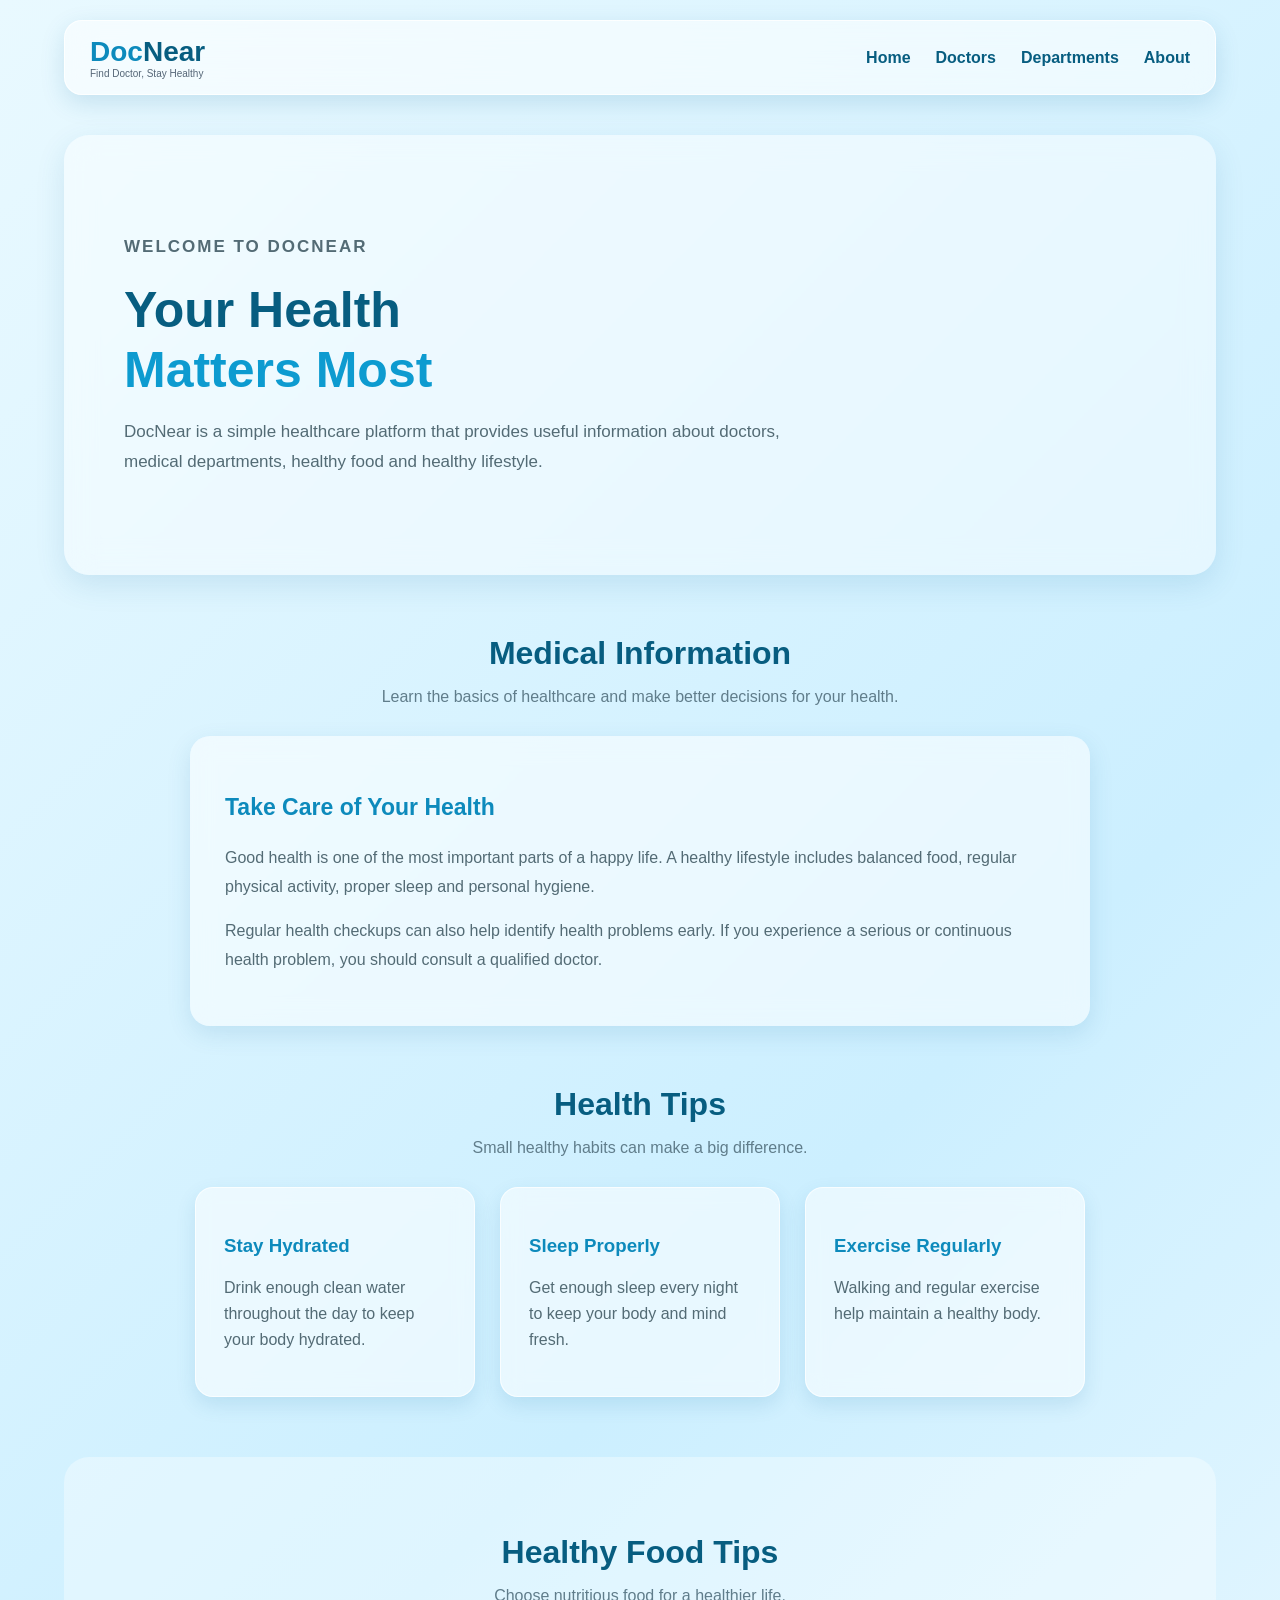
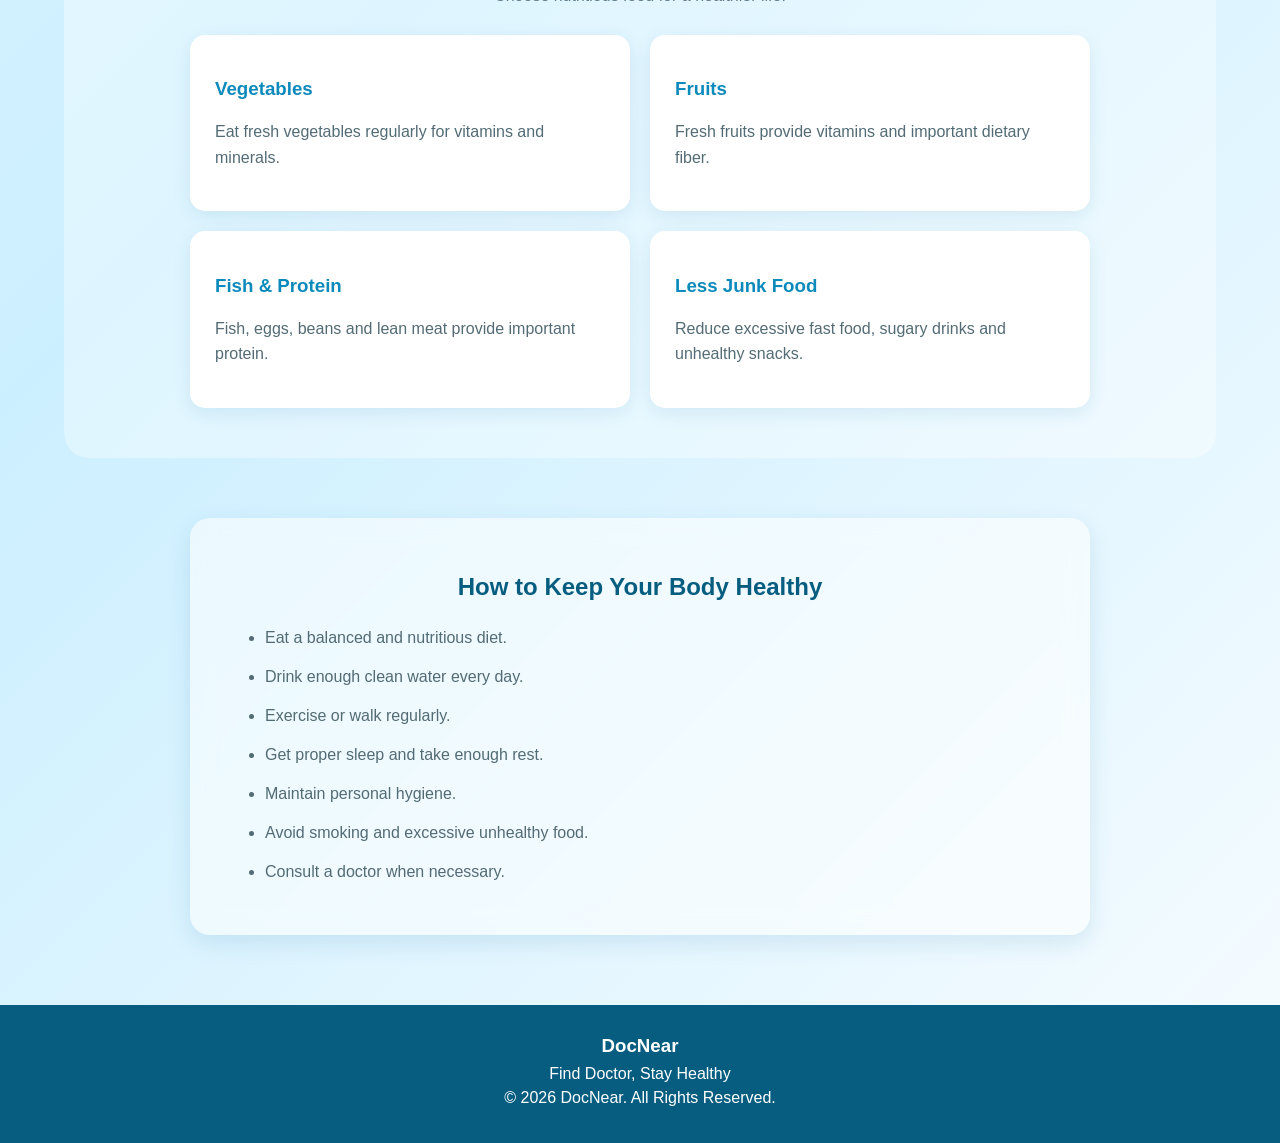
<file: index.html>
<!DOCTYPE html>
<html lang="en">

<head>
    <meta charset="UTF-8">
    <meta name="viewport" content="width=device-width, initial-scale=1.0">

    <title>DocNear | Home</title>

    <link rel="stylesheet" href="style.css">
</head>

<body>

    <!-- Navbar -->
    <nav class="navbar">

        <div class="logo">
            <span>Doc</span>Near
            <small>Find Doctor, Stay Healthy</small>
        </div>

        <div class="menu">
            <a href="index.html">Home</a>
            <a href="doctors.html">Doctors</a>
            <a href="departments.html">Departments</a>
            <a href="about.html">About</a>
        </div>

    </nav>


    <!-- Welcome Section -->
    <section class="welcome-section">

        <div class="welcome-text">

            <p class="small-title">WELCOME TO DOCNEAR</p>

            <h1>
                Your Health
                <br>
                <span>Matters Most</span>
            </h1>

            <p>
                DocNear is a simple healthcare platform that
                provides useful information about doctors,
                medical departments, healthy food and
                healthy lifestyle.
            </p>

        </div>

    </section>


    <!-- Medical Information -->
    <section class="content-section">

        <div class="section-heading">

            <h2>Medical Information</h2>

            <p>
                Learn the basics of healthcare and make
                better decisions for your health.
            </p>

        </div>

        <div class="info-box">

            <h3>Take Care of Your Health</h3>

            <p>
                Good health is one of the most important
                parts of a happy life. A healthy lifestyle
                includes balanced food, regular physical
                activity, proper sleep and personal hygiene.
            </p>

            <p>
                Regular health checkups can also help identify
                health problems early. If you experience a
                serious or continuous health problem, you
                should consult a qualified doctor.
            </p>

        </div>

    </section>


    <!-- Health Tips -->
    <section class="content-section">

        <div class="section-heading">

            <h2>Health Tips</h2>

            <p>
                Small healthy habits can make a big difference.
            </p>

        </div>

        <div class="three-box">

            <div class="simple-box">

                <h3>Stay Hydrated</h3>

                <p>
                    Drink enough clean water throughout
                    the day to keep your body hydrated.
                </p>

            </div>

            <div class="simple-box">

                <h3>Sleep Properly</h3>

                <p>
                    Get enough sleep every night to keep
                    your body and mind fresh.
                </p>

            </div>

            <div class="simple-box">

                <h3>Exercise Regularly</h3>

                <p>
                    Walking and regular exercise help
                    maintain a healthy body.
                </p>

            </div>

        </div>

    </section>


    <!-- Food Tips -->
    <section class="food-section">

        <div class="section-heading">

            <h2>Healthy Food Tips</h2>

            <p>
                Choose nutritious food for a healthier life.
            </p>

        </div>

        <div class="food-list">

            <div>
                <h3>Vegetables</h3>
                <p>
                    Eat fresh vegetables regularly for
                    vitamins and minerals.
                </p>
            </div>

            <div>
                <h3>Fruits</h3>
                <p>
                    Fresh fruits provide vitamins and
                    important dietary fiber.
                </p>
            </div>

            <div>
                <h3>Fish & Protein</h3>
                <p>
                    Fish, eggs, beans and lean meat provide
                    important protein.
                </p>
            </div>

            <div>
                <h3>Less Junk Food</h3>
                <p>
                    Reduce excessive fast food, sugary
                    drinks and unhealthy snacks.
                </p>
            </div>

        </div>

    </section>


    <!-- Body Care -->
    <section class="body-section">

        <h2>How to Keep Your Body Healthy</h2>

        <ul>

            <li>Eat a balanced and nutritious diet.</li>

            <li>Drink enough clean water every day.</li>

            <li>Exercise or walk regularly.</li>

            <li>Get proper sleep and take enough rest.</li>

            <li>Maintain personal hygiene.</li>

            <li>Avoid smoking and excessive unhealthy food.</li>

            <li>Consult a doctor when necessary.</li>

        </ul>

    </section>


    <!-- Footer -->
    <footer>

        <h3>DocNear</h3>

        <p>Find Doctor, Stay Healthy</p>

        <p>© 2026 DocNear. All Rights Reserved.</p>

    </footer>

</body>

</html>
</file>
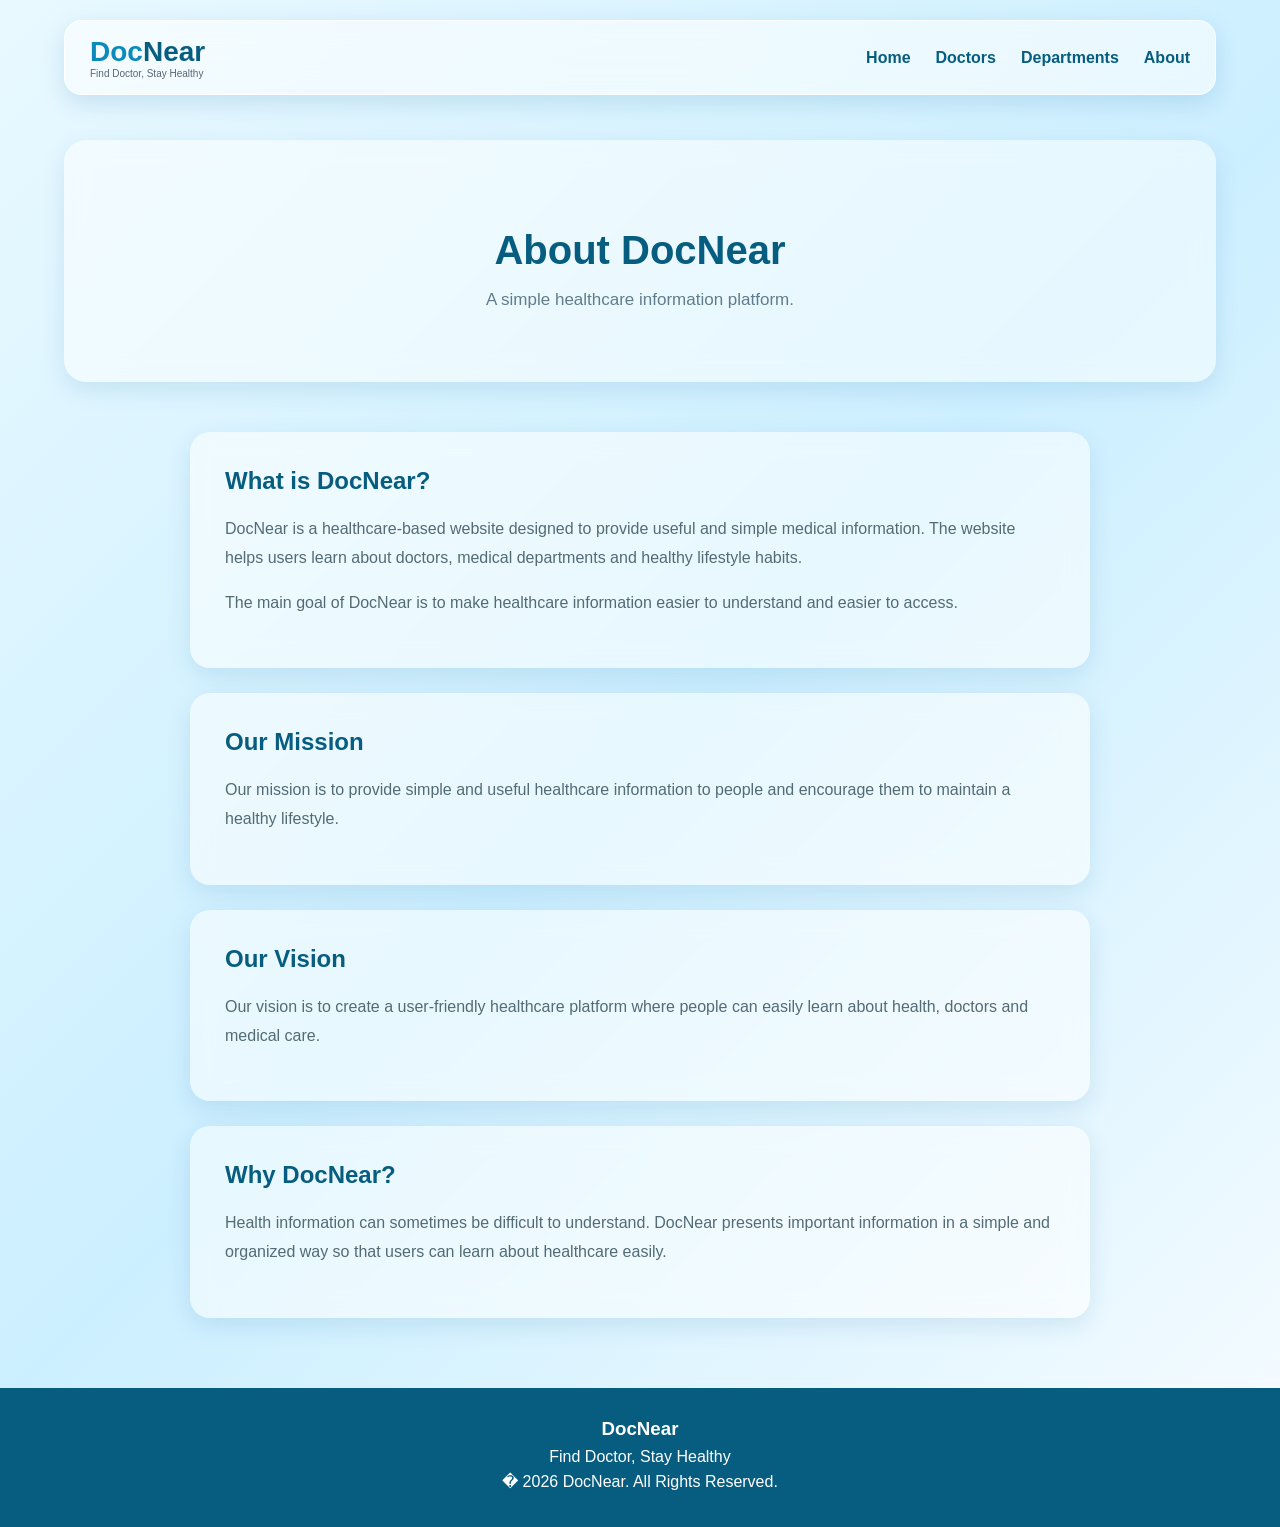
<file: about.html>
<!DOCTYPE html>
<html lang="en">

<head>
    <meta charset="UTF-8">
    <meta name="viewport" content="width=device-width, initial-scale=1.0">

    <title>DocNear | About</title>

    <link rel="stylesheet" href="style.css">
</head>

<body>

    <!-- Navbar -->
    <nav class="navbar">

        <div class="logo">
            <span>Doc</span>Near
            <small>Find Doctor, Stay Healthy</small>
        </div>

        <div class="menu">
            <a href="index.html">Home</a>
            <a href="doctors.html">Doctors</a>
            <a href="departments.html">Departments</a>
            <a href="about.html">About</a>
        </div>

    </nav>


    <!-- About Header -->
    <section class="page-header">

        <h1>About DocNear</h1>

        <p>
            A simple healthcare information platform.
        </p>

    </section>


    <!-- About Content -->
    <section class="about-section">

        <div class="about-content">

            <h2>What is DocNear?</h2>

            <p>
                DocNear is a healthcare-based website designed
                to provide useful and simple medical information.
                The website helps users learn about doctors,
                medical departments and healthy lifestyle habits.
            </p>

            <p>
                The main goal of DocNear is to make healthcare
                information easier to understand and easier
                to access.
            </p>

        </div>


        <div class="about-content">

            <h2>Our Mission</h2>

            <p>
                Our mission is to provide simple and useful
                healthcare information to people and encourage
                them to maintain a healthy lifestyle.
            </p>

        </div>


        <div class="about-content">

            <h2>Our Vision</h2>

            <p>
                Our vision is to create a user-friendly
                healthcare platform where people can easily
                learn about health, doctors and medical care.
            </p>

        </div>


        <div class="about-content">

            <h2>Why DocNear?</h2>

            <p>
                Health information can sometimes be difficult
                to understand. DocNear presents important
                information in a simple and organized way so
                that users can learn about healthcare easily.
            </p>

        </div>

    </section>


    <!-- Footer -->
    <footer>

        <h3>DocNear</h3>

        <p>Find Doctor, Stay Healthy</p>

        <p>� 2026 DocNear. All Rights Reserved.</p>

    </footer>

</body>

</html>
</file>
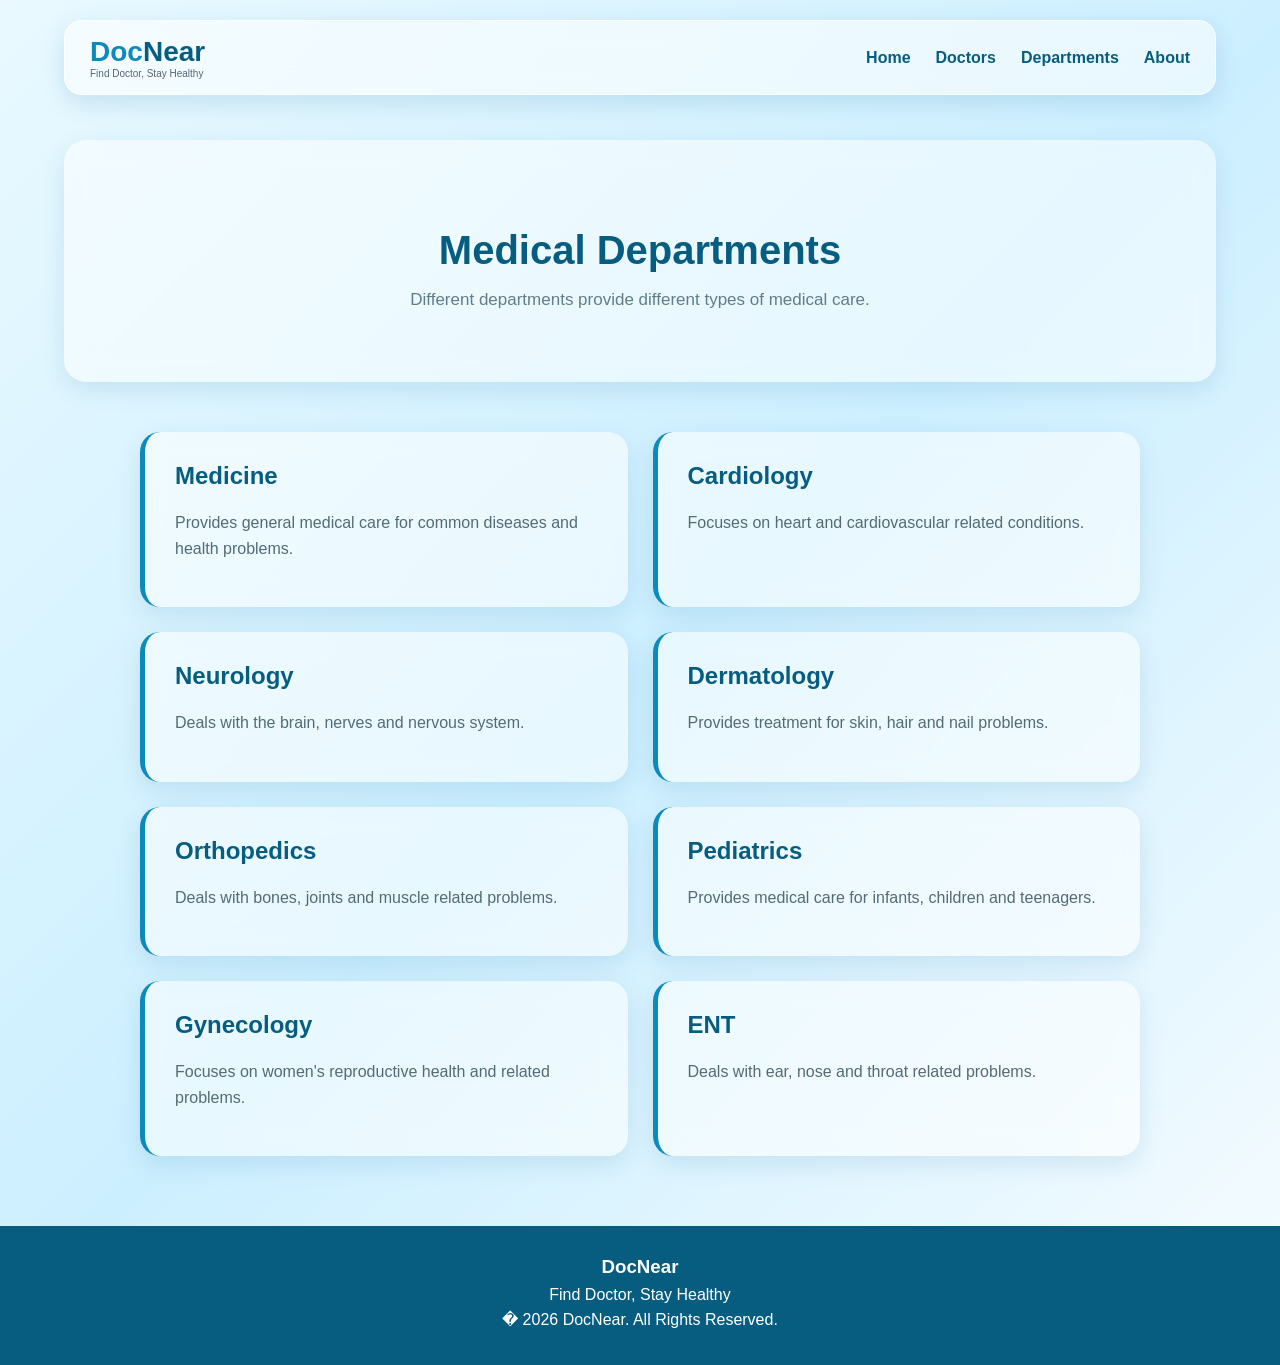
<file: departments.html>
<!DOCTYPE html>
<html lang="en">

<head>
    <meta charset="UTF-8">
    <meta name="viewport" content="width=device-width, initial-scale=1.0">

    <title>DocNear | Departments</title>

    <link rel="stylesheet" href="style.css">
</head>

<body>

    <!-- Navbar -->
    <nav class="navbar">

        <div class="logo">
            <span>Doc</span>Near
            <small>Find Doctor, Stay Healthy</small>
        </div>

        <div class="menu">
            <a href="index.html">Home</a>
            <a href="doctors.html">Doctors</a>
            <a href="departments.html">Departments</a>
            <a href="about.html">About</a>
        </div>

    </nav>


    <!-- Header -->
    <section class="page-header">

        <h1>Medical Departments</h1>

        <p>
            Different departments provide different types
            of medical care.
        </p>

    </section>


    <!-- Departments -->
    <section class="department-section">

        <div class="department">

            <h2>Medicine</h2>

            <p>
                Provides general medical care for common
                diseases and health problems.
            </p>

        </div>


        <div class="department">

            <h2>Cardiology</h2>

            <p>
                Focuses on heart and cardiovascular
                related conditions.
            </p>

        </div>


        <div class="department">

            <h2>Neurology</h2>

            <p>
                Deals with the brain, nerves and
                nervous system.
            </p>

        </div>


        <div class="department">

            <h2>Dermatology</h2>

            <p>
                Provides treatment for skin, hair
                and nail problems.
            </p>

        </div>


        <div class="department">

            <h2>Orthopedics</h2>

            <p>
                Deals with bones, joints and
                muscle related problems.
            </p>

        </div>


        <div class="department">

            <h2>Pediatrics</h2>

            <p>
                Provides medical care for infants,
                children and teenagers.
            </p>

        </div>


        <div class="department">

            <h2>Gynecology</h2>

            <p>
                Focuses on women's reproductive
                health and related problems.
            </p>

        </div>


        <div class="department">

            <h2>ENT</h2>

            <p>
                Deals with ear, nose and throat
                related problems.
            </p>

        </div>

    </section>


    <!-- Footer -->
    <footer>

        <h3>DocNear</h3>

        <p>Find Doctor, Stay Healthy</p>

        <p>� 2026 DocNear. All Rights Reserved.</p>

    </footer>

</body>

</html>
</file>
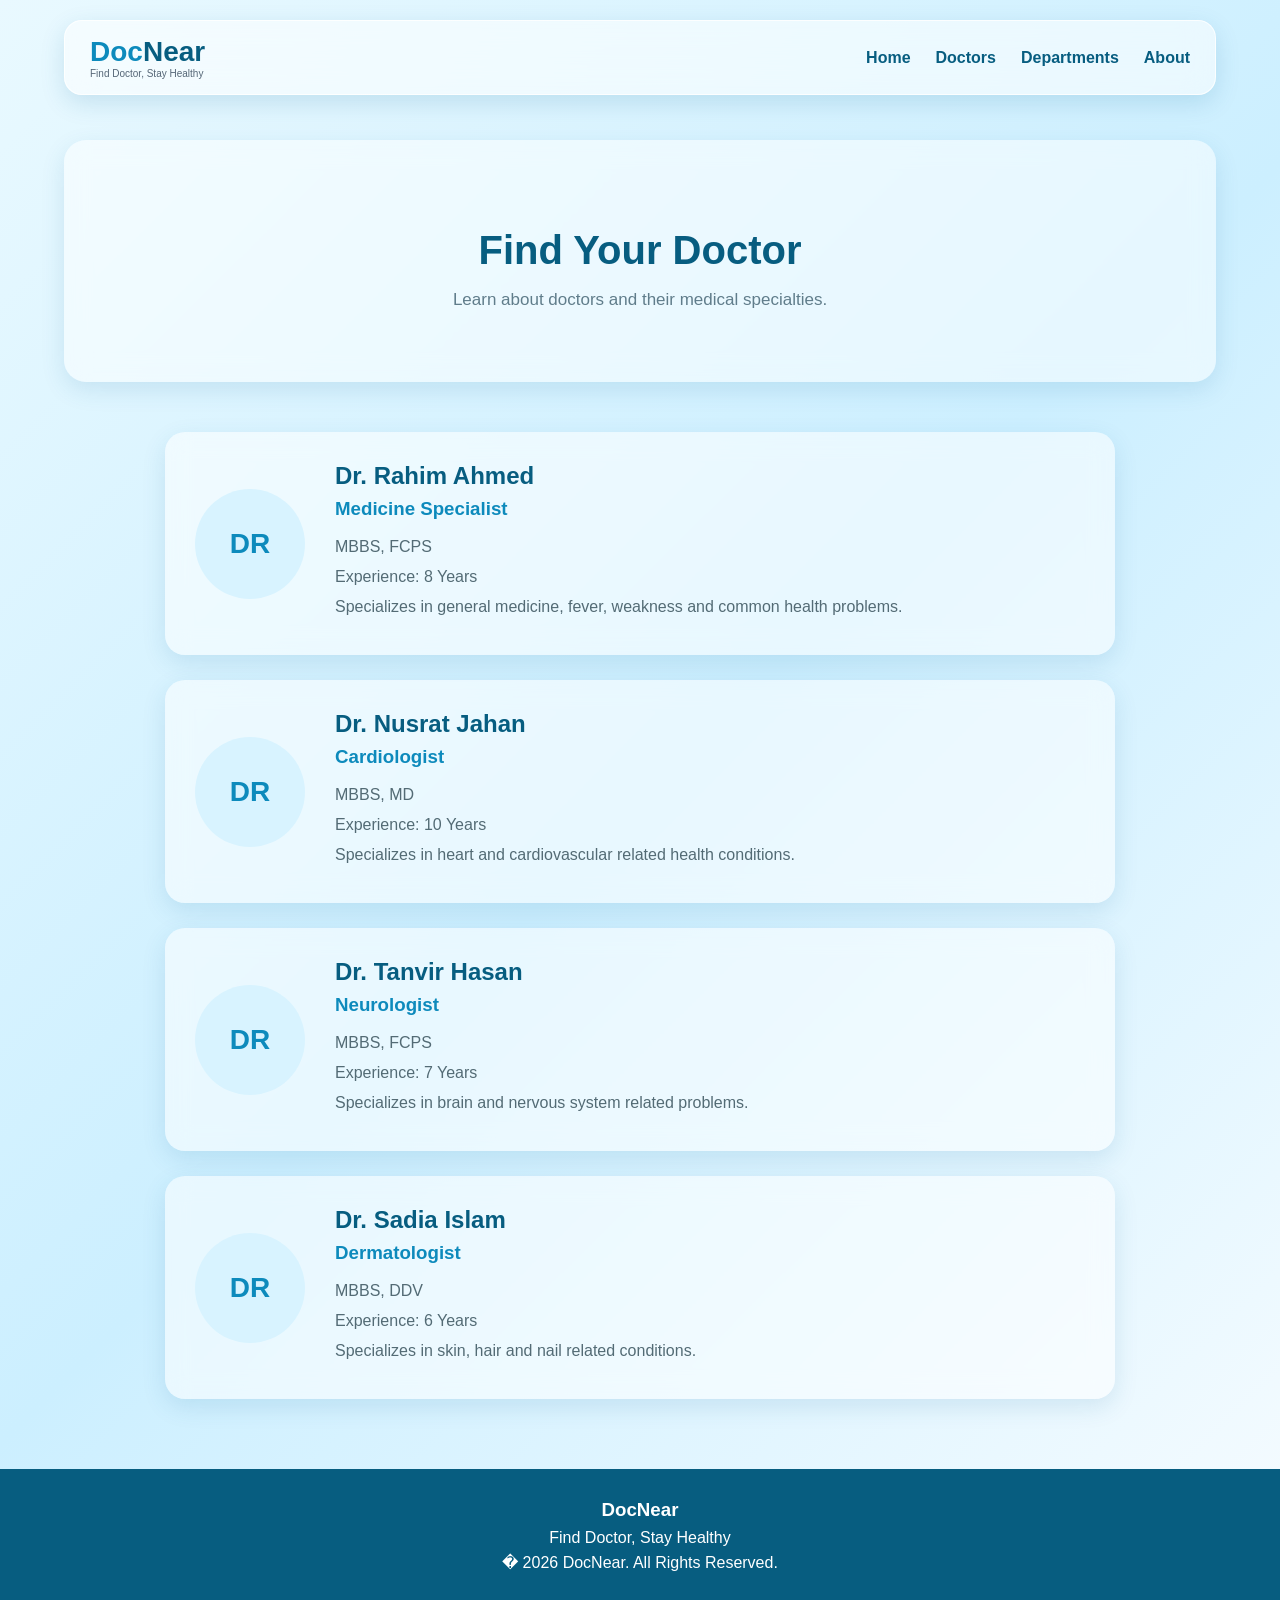
<file: doctors.html>
<!DOCTYPE html>
<html lang="en">

<head>
    <meta charset="UTF-8">
    <meta name="viewport" content="width=device-width, initial-scale=1.0">

    <title>DocNear | Doctors</title>

    <link rel="stylesheet" href="style.css">
</head>

<body>

    <!-- Navbar -->
    <nav class="navbar">

        <div class="logo">
            <span>Doc</span>Near
            <small>Find Doctor, Stay Healthy</small>
        </div>

        <div class="menu">
            <a href="index.html">Home</a>
            <a href="doctors.html">Doctors</a>
            <a href="departments.html">Departments</a>
            <a href="about.html">About</a>
        </div>

    </nav>


    <!-- Page Header -->
    <section class="page-header">

        <h1>Find Your Doctor</h1>

        <p>
            Learn about doctors and their medical specialties.
        </p>

    </section>


    <!-- Doctors -->
    <section class="doctor-section">

        <div class="doctor-profile">

            <div class="doctor-image">
                DR
            </div>

            <div class="doctor-info">

                <h2>Dr. Rahim Ahmed</h2>

                <h3>Medicine Specialist</h3>

                <p>
                    MBBS, FCPS
                </p>

                <p>
                    Experience: 8 Years
                </p>

                <p>
                    Specializes in general medicine,
                    fever, weakness and common health problems.
                </p>

            </div>

        </div>


        <div class="doctor-profile">

            <div class="doctor-image">
                DR
            </div>

            <div class="doctor-info">

                <h2>Dr. Nusrat Jahan</h2>

                <h3>Cardiologist</h3>

                <p>
                    MBBS, MD
                </p>

                <p>
                    Experience: 10 Years
                </p>

                <p>
                    Specializes in heart and cardiovascular
                    related health conditions.
                </p>

            </div>

        </div>


        <div class="doctor-profile">

            <div class="doctor-image">
                DR
            </div>

            <div class="doctor-info">

                <h2>Dr. Tanvir Hasan</h2>

                <h3>Neurologist</h3>

                <p>
                    MBBS, FCPS
                </p>

                <p>
                    Experience: 7 Years
                </p>

                <p>
                    Specializes in brain and nervous
                    system related problems.
                </p>

            </div>

        </div>


        <div class="doctor-profile">

            <div class="doctor-image">
                DR
            </div>

            <div class="doctor-info">

                <h2>Dr. Sadia Islam</h2>

                <h3>Dermatologist</h3>

                <p>
                    MBBS, DDV
                </p>

                <p>
                    Experience: 6 Years
                </p>

                <p>
                    Specializes in skin, hair and nail
                    related conditions.
                </p>

            </div>

        </div>

    </section>


    <!-- Footer -->
    <footer>

        <h3>DocNear</h3>

        <p>Find Doctor, Stay Healthy</p>

        <p>� 2026 DocNear. All Rights Reserved.</p>

    </footer>

</body>

</html>
</file>
<file: style.css>
/* =========================
   BASIC SETTINGS
========================= */

* {
    box-sizing: border-box;
}

body {
    margin: 0;
    font-family: Arial, sans-serif;

    color: #234;

    background: linear-gradient(
        135deg,
        #e9f9ff,
        #ccefff,
        #f7fcff
    );
}


/* =========================
   NAVBAR
========================= */

.navbar {
    width: 90%;

    margin: 20px auto;

    padding: 15px 25px;

    display: flex;

    justify-content: space-between;

    align-items: center;

    background: rgba(255, 255, 255, 0.55);

    backdrop-filter: blur(15px);

    border: 1px solid rgba(255, 255, 255, 0.8);

    border-radius: 18px;

    box-shadow: 0 8px 25px rgba(0, 100, 150, 0.15);
}


/* Logo */

.logo {
    font-size: 28px;

    font-weight: bold;

    color: #075d80;
}

.logo span {
    color: #0d8abc;
}

.logo small {
    display: block;

    font-size: 10px;

    font-weight: normal;

    color: #567;
}


/* Menu */

.menu {
    display: flex;

    gap: 25px;
}

.menu a {
    text-decoration: none;

    color: #075d80;

    font-weight: bold;

    transition: 0.3s;
}

.menu a:hover {
    color: #0d9bd0;
}


/* =========================
   HOME PAGE
========================= */


/* Welcome */

.welcome-section {
    width: 90%;

    margin: 40px auto;

    padding: 80px 60px;

    min-height: 400px;

    display: flex;

    align-items: center;

    background: rgba(255, 255, 255, 0.45);

    backdrop-filter: blur(15px);

    border-radius: 25px;

    box-shadow: 0 10px 30px rgba(0, 100, 150, 0.12);
}


.welcome-text {
    max-width: 700px;
}


.small-title {
    color: #0d8abc;

    font-weight: bold;

    letter-spacing: 2px;
}


.welcome-text h1 {
    font-size: 50px;

    line-height: 1.2;

    color: #075d80;

    margin: 15px 0;
}


.welcome-text h1 span {
    color: #0d9bd0;
}


.welcome-text p {
    font-size: 17px;

    line-height: 1.8;

    color: #536b75;
}


/* =========================
   COMMON CONTENT
========================= */

.content-section {
    width: 90%;

    margin: 60px auto;
}


.section-heading {
    text-align: center;

    margin-bottom: 30px;
}


.section-heading h2 {
    font-size: 32px;

    color: #075d80;

    margin-bottom: 10px;
}


.section-heading p {
    color: #607d8b;
}


/* Information Box */

.info-box {
    max-width: 900px;

    margin: auto;

    padding: 35px;

    background: rgba(255, 255, 255, 0.55);

    backdrop-filter: blur(12px);

    border-radius: 20px;

    box-shadow: 0 8px 25px rgba(0, 100, 150, 0.12);
}


.info-box h3 {
    color: #0d8abc;

    font-size: 23px;
}


.info-box p {
    line-height: 1.8;

    color: #536b75;
}


/* =========================
   HEALTH TIPS
========================= */

.three-box {
    display: flex;

    justify-content: center;

    gap: 25px;

    flex-wrap: wrap;
}


.simple-box {
    width: 280px;

    padding: 28px;

    background: rgba(255, 255, 255, 0.55);

    backdrop-filter: blur(10px);

    border: 1px solid rgba(255, 255, 255, 0.7);

    border-radius: 18px;

    box-shadow: 0 8px 20px rgba(0, 100, 150, 0.12);

    transition: 0.3s;
}


.simple-box:hover {
    transform: translateY(-6px);
}


.simple-box h3 {
    color: #0d8abc;
}


.simple-box p {
    line-height: 1.6;

    color: #536b75;
}


/* =========================
   FOOD SECTION
========================= */

.food-section {
    width: 90%;

    margin: 60px auto;

    padding: 50px 20px;

    background: rgba(255, 255, 255, 0.35);

    border-radius: 25px;
}


.food-list {
    display: grid;

    grid-template-columns: repeat(2, 1fr);

    gap: 20px;

    max-width: 900px;

    margin: auto;
}


.food-list div {
    padding: 25px;

    background: white;

    border-radius: 15px;

    box-shadow: 0 5px 18px rgba(0, 100, 150, 0.10);
}


.food-list h3 {
    color: #0d8abc;
}


.food-list p {
    color: #536b75;

    line-height: 1.6;
}


/* =========================
   BODY CARE
========================= */

.body-section {
    width: 90%;

    max-width: 900px;

    margin: 60px auto;

    padding: 35px;

    background: rgba(255, 255, 255, 0.55);

    backdrop-filter: blur(12px);

    border-radius: 20px;

    box-shadow: 0 8px 25px rgba(0, 100, 150, 0.12);
}


.body-section h2 {
    text-align: center;

    color: #075d80;

    margin-bottom: 25px;
}


.body-section li {
    margin: 15px 0;

    color: #536b75;

    line-height: 1.5;
}


/* =========================
   OTHER PAGE HEADER
========================= */

.page-header {
    width: 90%;

    margin: 45px auto;

    padding: 55px 20px;

    text-align: center;

    background: rgba(255, 255, 255, 0.50);

    backdrop-filter: blur(12px);

    border-radius: 22px;

    box-shadow: 0 8px 25px rgba(0, 100, 150, 0.12);
}


.page-header h1 {
    font-size: 40px;

    color: #075d80;

    margin-bottom: 10px;
}


.page-header p {
    color: #607d8b;

    font-size: 17px;
}


/* =========================
   DOCTORS PAGE
========================= */

.doctor-section {
    width: 90%;

    max-width: 950px;

    margin: 50px auto;
}


.doctor-profile {
    display: flex;

    align-items: center;

    gap: 30px;

    margin-bottom: 25px;

    padding: 30px;

    background: rgba(255, 255, 255, 0.55);

    backdrop-filter: blur(12px);

    border-radius: 20px;

    box-shadow: 0 8px 25px rgba(0, 100, 150, 0.12);

    transition: 0.3s;
}


.doctor-profile:hover {
    transform: translateX(5px);
}


/* Doctor Image Placeholder */

.doctor-image {
    width: 110px;

    height: 110px;

    display: flex;

    align-items: center;

    justify-content: center;

    flex-shrink: 0;

    border-radius: 50%;

    background: #d8f3ff;

    color: #0d8abc;

    font-size: 28px;

    font-weight: bold;
}


.doctor-info h2 {
    color: #075d80;

    margin: 0 0 8px;
}


.doctor-info h3 {
    color: #0d8abc;

    margin: 5px 0 15px;
}


.doctor-info p {
    color: #536b75;

    line-height: 1.5;

    margin: 6px 0;
}


/* =========================
   DEPARTMENT PAGE
========================= */

.department-section {
    width: 90%;

    max-width: 1000px;

    margin: 50px auto;

    display: grid;

    grid-template-columns: repeat(2, 1fr);

    gap: 25px;
}


.department {
    padding: 30px;

    background: rgba(255, 255, 255, 0.55);

    backdrop-filter: blur(12px);

    border-radius: 20px;

    box-shadow: 0 8px 25px rgba(0, 100, 150, 0.12);

    border-left: 5px solid #0d8abc;

    transition: 0.3s;
}


.department:hover {
    transform: translateY(-5px);
}


.department h2 {
    color: #075d80;

    margin-top: 0;
}


.department p {
    color: #536b75;

    line-height: 1.6;
}


/* =========================
   ABOUT PAGE
========================= */

.about-section {
    width: 90%;

    max-width: 900px;

    margin: 50px auto;
}


.about-content {
    margin-bottom: 25px;

    padding: 35px;

    background: rgba(255, 255, 255, 0.55);

    backdrop-filter: blur(12px);

    border-radius: 20px;

    box-shadow: 0 8px 25px rgba(0, 100, 150, 0.12);
}


.about-content h2 {
    color: #075d80;

    margin-top: 0;
}


.about-content p {
    color: #536b75;

    line-height: 1.8;
}


/* =========================
   FOOTER
========================= */

footer {
    margin-top: 70px;

    padding: 30px;

    text-align: center;

    background: #075d80;

    color: white;
}


footer h3 {
    margin: 0 0 8px;
}


footer p {
    margin: 6px;
}


/* =========================
   RESPONSIVE DESIGN
========================= */

@media (max-width: 700px) {

    /* Navbar */

    .navbar {
        flex-direction: column;

        gap: 15px;
    }


    .menu {
        flex-wrap: wrap;

        justify-content: center;

        gap: 15px;
    }


    /* Home */

    .welcome-section {
        padding: 50px 25px;
    }


    .welcome-text h1 {
        font-size: 36px;
    }


    /* Food */

    .food-list {
        grid-template-columns: 1fr;
    }


    /* Departments */

    .department-section {
        grid-template-columns: 1fr;
    }


    /* Doctors */

    .doctor-profile {
        flex-direction: column;

        text-align: center;
    }


    /* Page Header */

    .page-header h1 {
        font-size: 32px;
    }

}
</file>
